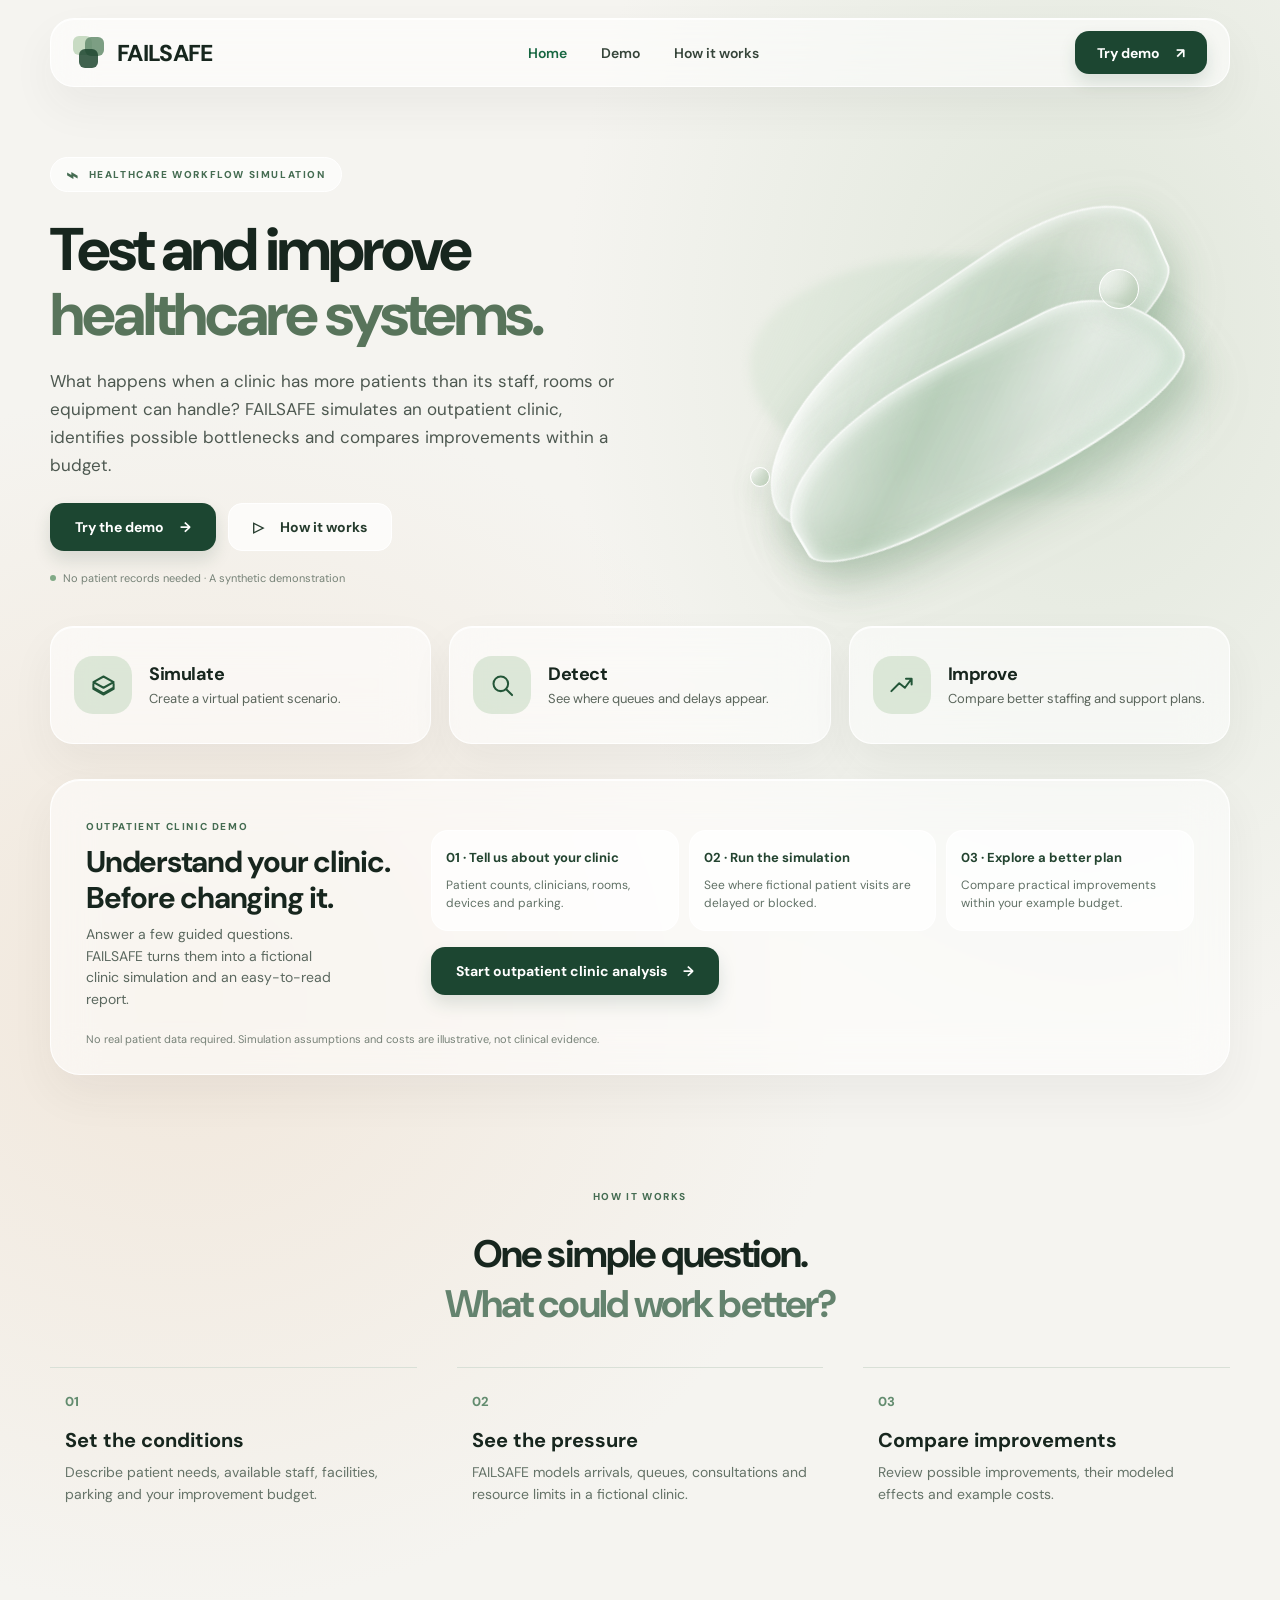
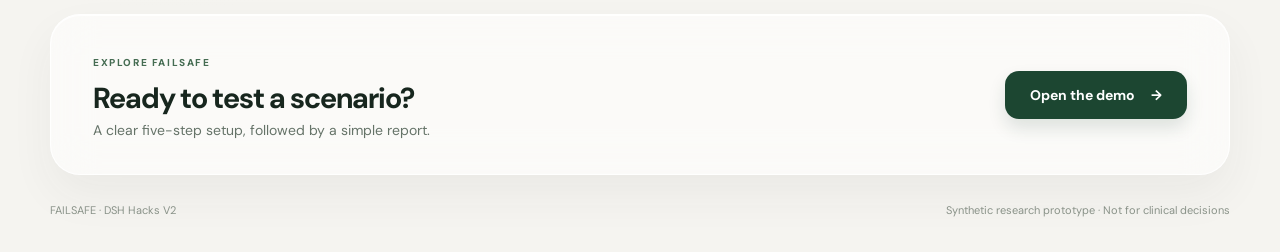
<file: FAILSAFE_v0.8_Deploy/index.html>
<!doctype html>
<html lang="en"><head><meta charset="utf-8"><meta name="viewport" content="width=device-width,initial-scale=1"><meta name="theme-color" content="#f4f4f0"><meta name="description" content="FAILSAFE is a synthetic healthcare workflow simulation that helps explore queues, staffing, and improvement scenarios."><title>FAILSAFE — Test and improve healthcare workflows</title><link rel="icon" href="assets/favicon.svg" type="image/svg+xml"><link rel="stylesheet" href="assets/styles.css"></head>
<body class="home-page"><a class="skip-link" href="#main">Skip to content</a><div class="ambient ambient-one"></div><div class="ambient ambient-two"></div>
<header class="site-header glass wrap"><a class="brand" href="index.html" aria-label="FAILSAFE home"><span class="brand-mark" aria-hidden="true"><i></i><i></i><i></i></span><span>FAILSAFE</span></a><nav aria-label="Main navigation"><a href="index.html" aria-current="page">Home</a><a href="outpatient.html">Demo</a><a href="#how">How it works</a></nav><a class="button button-dark nav-button" href="outpatient.html">Try demo <span aria-hidden="true">↗</span></a></header>
<main id="main">
<section class="hero wrap"><div class="hero-copy"><div class="eyebrow"><span class="mini-pulse">⌁</span> HEALTHCARE WORKFLOW SIMULATION</div><h1>Test and improve<br><span>healthcare systems.</span></h1><p class="hero-desc">What happens when a clinic has more patients than its staff, rooms or equipment can handle? FAILSAFE simulates an outpatient clinic, identifies possible bottlenecks and compares improvements within a budget.</p><div class="hero-actions"><a class="button button-dark" href="outpatient.html">Try the demo <span aria-hidden="true">→</span></a><a class="button button-light" href="#how"><span aria-hidden="true">▷</span> How it works</a></div><p class="hero-note"><span class="note-dot"></span> No patient records needed · A synthetic demonstration</p></div>
<div class="hero-art" aria-hidden="true"><div class="art-halo"></div><div class="glass-ribbon ribbon-back"></div><div class="glass-ribbon ribbon-front"></div><div class="float-orb orb-a"></div><div class="float-orb orb-b"></div></div></section>
<section class="features wrap" id="how" aria-label="What FAILSAFE does"><article class="feature glass"><div class="feature-icon"><svg viewBox="0 0 24 24" fill="none" stroke="currentColor" stroke-width="1.8" stroke-linejoin="round"><path d="m3 9 9-5 9 5-9 5-9-5Zm0 5 9 5 9-5M3 10v5l9 5 9-5v-5"/></svg></div><div><h2>Simulate</h2><p>Create a virtual patient scenario.</p></div></article><article class="feature glass"><div class="feature-icon"><svg viewBox="0 0 24 24" fill="none" stroke="currentColor" stroke-width="1.8" stroke-linecap="round"><circle cx="10.5" cy="10.5" r="6.5"/><path d="m15.5 15.5 5 5"/></svg></div><div><h2>Detect</h2><p>See where queues and delays appear.</p></div></article><article class="feature glass"><div class="feature-icon"><svg viewBox="0 0 24 24" fill="none" stroke="currentColor" stroke-width="1.8" stroke-linecap="round" stroke-linejoin="round"><path d="m3 17 7-7 5 4 6-8M16 6h5v5"/></svg></div><div><h2>Improve</h2><p>Compare better staffing and support plans.</p></div></article></section>
<section class="quick-demo glass wrap outpatient-intro" aria-labelledby="quick-title"><div class="demo-intro"><span class="section-kicker">OUTPATIENT CLINIC DEMO</span><h2 id="quick-title">Understand your clinic.<br>Before changing it.</h2><p>Answer a few guided questions. FAILSAFE turns them into a fictional clinic simulation and an easy-to-read report.</p></div><div class="demo-entry"><div class="demo-entry-grid"><div><strong>01 · Tell us about your clinic</strong><span>Patient counts, clinicians, rooms, devices and parking.</span></div><div><strong>02 · Run the simulation</strong><span>See where fictional patient visits are delayed or blocked.</span></div><div><strong>03 · Explore a better plan</strong><span>Compare practical improvements within your example budget.</span></div></div><a class="button button-dark demo-start" href="outpatient.html">Start outpatient clinic analysis <span aria-hidden="true">→</span></a></div><p class="demo-disclaimer">No real patient data required. Simulation assumptions and costs are illustrative, not clinical evidence.</p></section>
<section class="explanation wrap"><div class="eyebrow">HOW IT WORKS</div><h2>One simple question.<br><span>What could work better?</span></h2><div class="how-grid"><article><span class="number">01</span><h3>Set the conditions</h3><p>Describe patient needs, available staff, facilities, parking and your improvement budget.</p></article><article><span class="number">02</span><h3>See the pressure</h3><p>FAILSAFE models arrivals, queues, consultations and resource limits in a fictional clinic.</p></article><article><span class="number">03</span><h3>Compare improvements</h3><p>Review possible improvements, their modeled effects and example costs.</p></article></div></section>
<section class="bottom-cta wrap glass"><div><span class="section-kicker">EXPLORE FAILSAFE</span><h2>Ready to test a scenario?</h2><p>A clear five-step setup, followed by a simple report.</p></div><a class="button button-dark" href="outpatient.html">Open the demo <span aria-hidden="true">→</span></a></section>
</main><footer class="wrap site-footer"><span>FAILSAFE · DSH Hacks V2</span><span>Synthetic research prototype · Not for clinical decisions</span></footer></body></html>
</file>
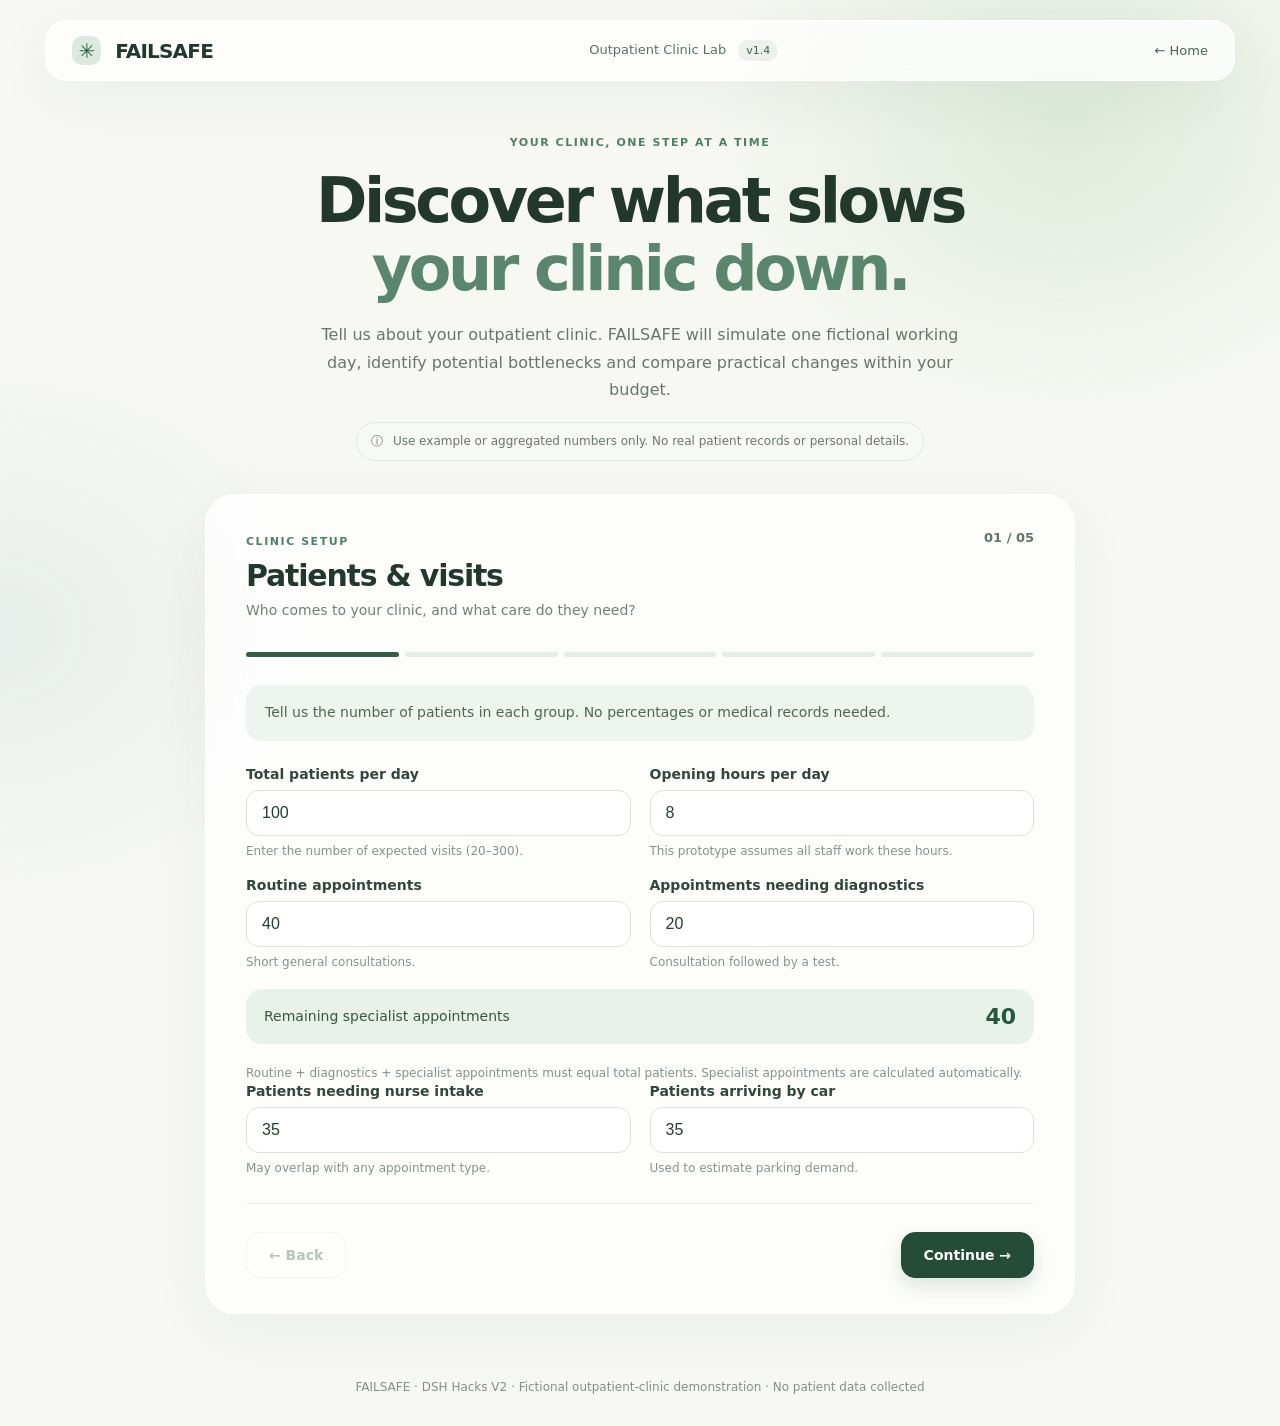
<file: FAILSAFE_v0.8_Deploy/outpatient.html>
<!doctype html><html lang="en"><head><meta charset="utf-8"><meta name="viewport" content="width=device-width,initial-scale=1"><meta name="theme-color" content="#f6f7f3"><title>FAILSAFE — Outpatient Clinic Lab</title><link rel="icon" href="assets/favicon.svg"><link rel="stylesheet" href="assets/outpatient.css?v=1.4-fix"></head><body>
<div class="orb orb-a"></div><div class="orb orb-b"></div>
<header class="top glass"><a class="brand" href="index.html"><span class="brand-icon">✳</span> FAILSAFE</a><span class="top-label">Outpatient Clinic Lab <span class="smallpill">v1.4</span></span><a class="back" href="index.html">← Home</a></header>
<main class="layout">
<section class="intro"><div class="eyebrow">YOUR CLINIC, ONE STEP AT A TIME</div><h1>Discover what slows<br><em>your clinic down.</em></h1><p>Tell us about your outpatient clinic. FAILSAFE will simulate one fictional working day, identify potential bottlenecks and compare practical changes within your budget.</p><div class="notice"><span>ⓘ</span> Use example or aggregated numbers only. No real patient records or personal details.</div></section>
<section class="wizard glass" aria-label="Clinic configuration"><div class="wizard-top"><div><span class="micro">CLINIC SETUP</span><h2 id="step-title">Patients & visits</h2><p id="step-sub">Who comes to your clinic, and what care do they need?</p></div><span id="step-count" class="count">01 / 05</span></div><div class="progress" id="progress"></div><form id="clinic-form" novalidate>
<div class="step" data-step="0"><div class="hint">Tell us the number of patients in each group. No percentages or medical records needed.</div><div class="fields two"><label>Total patients per day <input name="patients" type="number" min="20" max="300" value="100" required><small>Enter the number of expected visits (20–300).</small></label><label>Opening hours per day <input name="hours" type="number" min="4" max="12" value="8" required><small>This prototype assumes all staff work these hours.</small></label><label>Routine appointments <input name="routine_count" type="number" min="0" max="300" value="40" required><small>Short general consultations.</small></label><label>Appointments needing diagnostics <input name="diagnostic_count" type="number" min="0" max="300" value="20" required><small>Consultation followed by a test.</small></label></div><div class="inline-total"><span>Remaining specialist appointments</span><strong id="remaining-visits">40</strong></div><p class="fine">Routine + diagnostics + specialist appointments must equal total patients. Specialist appointments are calculated automatically.</p><div class="fields two"><label>Patients needing nurse intake <input name="nurse_count" type="number" min="0" max="300" value="35" required><small>May overlap with any appointment type.</small></label><label>Patients arriving by car <input name="car_count" type="number" min="0" max="300" value="35" required><small>Used to estimate parking demand.</small></label></div></div>
<div class="step" data-step="1" hidden><div class="hint">How many people are available during the modeled workday? Enter a number for each role.</div><div class="fields two"><label>General clinicians <input name="general_doctors" type="number" min="0" max="24" value="2" required></label><label>Specialist clinicians <input name="specialist_doctors" type="number" min="0" max="24" value="2" required></label><label>Nurses <input name="nurses" type="number" min="0" max="24" value="2" required></label><label>Reception staff <input name="receptionists" type="number" min="0" max="24" value="2" required></label><label>Diagnostic technicians <input name="technicians" type="number" min="0" max="24" value="1" required></label></div><p class="fine">For now, specialists are modeled as one resource pool. Individual specializations and shift rosters can be added in a later version.</p></div>
<div class="step" data-step="2" hidden><div class="hint">Enter the actual capacity of your clinic. Parking includes the maximum number of physical spaces.</div><div class="fields two"><label>Consultation rooms <input name="consult_rooms" type="number" min="0" max="30" value="4" required></label><label>Diagnostics rooms <input name="diagnostic_rooms" type="number" min="0" max="20" value="1" required></label><label>Diagnostic devices <input name="diagnostic_devices" type="number" min="0" max="20" value="1" required></label><label>Total parking spaces (maximum capacity) <input name="parking_spaces" type="number" min="0" max="1000" value="80" required><small>All physical parking places for this facility.</small></label><label>Spaces unavailable to these patients <input name="parking_reserved" type="number" min="0" max="1000" value="20" required><small>For example, spots used by staff throughout the day.</small></label></div><div class="inline-total"><span>Parking spaces available to your patients</span><strong id="parking-available">60</strong></div><p class="fine">A clinic with 80 total spaces and 20 unavailable spaces has 60 spaces for arriving patients. The simulation tracks when these become occupied and free again. Each diagnostic visit needs a technician, room and device at the same time.</p></div>
<div class="step" data-step="3" hidden><div class="hint">Set a hypothetical improvement budget. The optimizer will test affordable combinations of up to two changes.</div><div class="fields two"><label>Improvement budget (€) <input name="budget" type="number" min="0" max="5000" value="650" required><small>Enter an illustrative daily amount.</small></label></div><details class="assumptions"><summary>Advanced settings (optional) <span>⌄</span></summary><p>These settings are only needed for technical comparisons. You can leave them unchanged.</p><div class="fields"><label>Random seed <input name="seed" type="number" min="0" max="1000000" value="42"><small>Use the same number to repeat the same fictional scenario. Leave blank to use 42 automatically.</small></label></div></details><details class="assumptions"><summary>View or adjust hypothetical improvement costs <span>⌄</span></summary><p>These are example figures, not market prices. Change them to test different assumptions.</p><div class="costs" id="costs"></div></details></div>
<div class="step" data-step="4" hidden><div class="hint">Review your clinic settings. The analysis uses synthetic arrivals and illustrative service times, not actual hospital data.</div><div class="review" id="review"></div><div class="privacy"><strong>What FAILSAFE will do</strong><p>Simulate arrivals, reception, nurse intake, consultations, optional diagnostics and parking capacity using your counts. Test up to two affordable resource changes. Explain modeled constraints.</p></div></div>
<div class="form-error" id="error" role="alert" hidden></div><div class="nav"><button type="button" id="previous" class="ghost" disabled>← Back</button><button type="button" id="next" class="primary">Continue →</button><button type="submit" id="run" class="primary" hidden>Run clinic analysis ↗</button></div></form></section>
<section id="report" class="report glass" hidden aria-live="polite"><div class="report-head"><div><span class="micro">YOUR ANALYSIS</span><h2>Clinic performance report</h2><p>Results based on your example outpatient clinic configuration.</p></div><div class="report-actions"><button class="ghost" type="button" id="edit">Edit scenario</button><button class="primary download" type="button" id="download-pdf" disabled>↓ Download PDF</button></div></div><div class="metrics" id="metrics"></div>
<section class="comparison" aria-labelledby="compare-title"><div class="comparison-heading"><div><h3 id="compare-title">Before vs. after</h3><p>Visits completed before closing — the same synthetic scenario.</p></div><span class="comparison-gain" id="comparison-gain">—</span></div><div id="comparison-bars"></div><p class="comparison-footnote">Both bars use a 0–100% scale. These results are modeled, not real clinical outcomes.</p></section>
<div class="report-columns"><article class="subpanel"><h3>Potential bottlenecks</h3><div id="findings"></div></article><article class="subpanel"><h3>Suggested improvement</h3><div id="recommend"></div><div class="why-plan"><h4>Why this plan?</h4><div id="why-plan-details"></div></div></article></div><details class="assumptions"><summary>Assumptions & limitations <span>⌄</span></summary><ul id="limitations"></ul></details><div id="pdf-error" class="form-error" role="alert" hidden></div><div class="report-end"><button id="rerun" type="button" class="primary">Test another scenario →</button><span>Educational simulation only · Not clinical advice</span></div></section>
</main><footer>FAILSAFE · DSH Hacks V2 · Fictional outpatient-clinic demonstration · No patient data collected</footer><script>
'use strict';
const $=id=>document.getElementById(id);
const form=$('clinic-form');
const steps=[...document.querySelectorAll('.step')];
const names=['Patients & visits','Medical team','Rooms & equipment','Improvement budget','Review & analyze'];
const subtitles=['Who comes to your clinic, and what care do they need?','Who is available to help your patients?','What facilities and equipment can they use?','What resources can the clinic invest?','Confirm your settings before you start.'];
const priceLabels={receptionists:'Extra receptionist (1)',nurses:'Extra nurse (1)',general_doctors:'Extra general clinician (1)',specialist_doctors:'Extra specialist clinician (1)',technicians:'Extra diagnostics technician (1)',consult_rooms:'Extra consultation room (1)',diagnostic_rooms:'Extra diagnostics room (1)',diagnostic_devices:'Extra diagnostic device (1)',parking_spaces:'Extra parking spaces (5)'};
const prices={receptionists:120,nurses:180,general_doctors:260,specialist_doctors:340,technicians:170,consult_rooms:110,diagnostic_rooms:130,diagnostic_devices:95,parking_spaces:45};
let active=0;
for(const [k,v] of Object.entries(prices)){
 const label=document.createElement('label');label.textContent=priceLabels[k];
 const input=document.createElement('input');input.type='number';input.name='cost_'+k;input.min='0';input.max='3000';input.value=String(v);
 label.append(input);$('costs').append(label);
}
function asData(){const raw={};for(const el of form.querySelectorAll('input')){const n=el.name==='seed' && el.value.trim()==='' ? 42 : Number(el.value);if(!Number.isInteger(n))throw new Error('Enter whole numbers only.');if(el.name.startsWith('cost_')){(raw.unit_costs ||= {})[el.name.slice(5)]=n;}else raw[el.name]=n;}return raw;}
function validate(step){let els=[...steps[step].querySelectorAll('input')];for(const e of els){if(e.name==='seed'&&e.value.trim()==='')continue;if(!e.checkValidity()||e.value.trim()===''){return `Please check “${e.closest('label')?.firstChild.textContent.trim()||e.name}”.`;}}const d=asData();if(step===0){if(d.routine_count+d.diagnostic_count>d.patients)return 'Routine and diagnostics visits together cannot exceed the total number of patients.';if(d.nurse_count>d.patients||d.car_count>d.patients)return 'Additional patient needs cannot exceed the total number of patients.';}if(step===2 && d.parking_reserved>d.parking_spaces)return 'Spaces unavailable to patients cannot exceed total parking capacity.';return null;}
function review(){const d=asData();const groups=[['Patients per day',d.patients],['Routine / diagnostics / specialist',`${d.routine_count} / ${d.diagnostic_count} / ${d.patients-d.routine_count-d.diagnostic_count} visits`],['Nurse intake / arriving by car',`${d.nurse_count} / ${d.car_count} patients`],['Doctors (general / specialist)',`${d.general_doctors} / ${d.specialist_doctors}`],['Other staff (nurse / reception / technicians)',`${d.nurses} / ${d.receptionists} / ${d.technicians}`],['Rooms (consultation / diagnostics)',`${d.consult_rooms} / ${d.diagnostic_rooms}`],['Equipment / parking',`${d.diagnostic_devices} devices / ${d.parking_spaces} total spaces (${d.parking_spaces-d.parking_reserved} available)`],['Hours',`${d.hours} hours`],['Improvement budget',`€${d.budget.toLocaleString('en-GB')}`]];$('review').replaceChildren(...groups.map(([label,value])=>{const div=document.createElement('div'),sp=document.createElement('span'),b=document.createElement('strong');sp.textContent=label;b.textContent=value;div.append(sp,b);return div;}));}
function show(i){active=i;steps.forEach((el,j)=>el.hidden=j!==i);$('step-title').textContent=names[i];$('step-sub').textContent=subtitles[i];$('step-count').textContent=`0${i+1} / 05`;$('previous').disabled=i===0;$('next').hidden=i===4;$('run').hidden=i!==4;$('progress').replaceChildren(...names.map((_,j)=>{const bar=document.createElement('span');if(j<=i)bar.className='active';return bar;}));$('error').hidden=true;if(i===4)review();}
function updateSummaries(){
 const d={};for(const k of ['patients','routine_count','diagnostic_count','parking_spaces','parking_reserved'])d[k]=Number(form.elements[k]?.value||0);
 const remaining=d.patients-d.routine_count-d.diagnostic_count;
 const avail=d.parking_spaces-d.parking_reserved;
 $('remaining-visits').textContent=remaining>=0?String(remaining):'Check values';
 $('parking-available').textContent=avail>=0?String(avail):'Check values';
 $('remaining-visits').style.color=remaining<0?'#a33d33':'';
 $('parking-available').style.color=avail<0?'#a33d33':'';
}
form.addEventListener('input',updateSummaries);
$('previous').onclick=()=>show(active-1);
$('next').onclick=()=>{const error=validate(active);if(error){$('error').textContent=error;$('error').hidden=false;return;}show(active+1);};
function element(tag,cls,content){const n=document.createElement(tag);if(cls)n.className=cls;if(content!==undefined)n.textContent=String(content);return n;}
let lastReportConfig=null;
function addCompletedBar(label, completed, total, cls){
 const pct=total>0?Math.min(100,Math.max(0,(completed/total)*100)):0;
 const row=element('div','comparison-row');
 const header=element('div','comparison-row-label');
 header.append(element('span','',label),element('strong','',`${completed} / ${total} (${pct.toFixed(1)}%)`));
 const track=element('div','comparison-track');
 track.setAttribute('role','img');
 track.setAttribute('aria-label',`${label}: ${completed} of ${total} visits completed before closing`);
 const bar=element('div',`comparison-fill ${cls}`);
 bar.style.width=`${pct}%`;
 track.append(bar);row.append(header,track);return row;
}
function buildReport(r){
 const b=r.baseline,o=r.optimized;
 const items=[
  ['Visits completed before closing',`${b.completed_before_close} / ${b.patients}`,`${b.completed_percent}% in current plan`],
  ['Average total waiting time',b.average_wait_minutes===null?'—':`${b.average_wait_minutes} min`,'Per fully processed journey (modeled)'],
  ['Visits not completed on time',b.not_completed,'Includes blocked or late visits']
 ];
 $('metrics').replaceChildren(...items.map(row=>{
  const box=element('div','metric');
  box.append(element('span','',row[0]),element('strong','',row[1]),element('small','',row[2]));
  return box;
 }));
 $('comparison-bars').replaceChildren(
  addCompletedBar('Current clinic',b.completed_before_close,b.patients,'before'),
  addCompletedBar('With tested improvement',o.completed_before_close,o.patients,'after')
 );
 const gain=r.recommendation.added_completed;
 $('comparison-gain').textContent=`${gain>=0?'+':''}${gain} visits`;
 $('findings').replaceChildren(...r.findings.map(f=>{
  const div=element('div','finding');
  div.append(element('span','severity',f.level.toUpperCase()),element('strong','',f.title),element('p','',f.detail));
  return div;
 }));
 const rec=$('recommend');rec.replaceChildren();
 if(r.recommendation.actions.length){
  rec.append(element('p','rec-summary',`FAILSAFE compared ${r.combinations_tested} affordable options within the €${r.scenario.budget} illustrative budget.`));
  for(const a of r.recommendation.actions)rec.append(element('p','rec-item',a));
  rec.append(element('p','rec-title',`${gain>=0?'+':''}${gain} visits completed before closing in the model`));
  rec.append(element('p','rec-summary',`Estimated example cost: €${r.recommendation.estimated_cost_eur} · After the change: ${o.completed_before_close}/${o.patients} visits completed.`));
 }else{
  rec.append(element('p','rec-title','Keep the current plan in this scenario'));
  rec.append(element('p','rec-summary','No tested affordable change outperformed the current plan under these assumptions. This does not imply the real clinic needs no improvements.'));
 }
 const why=$('why-plan-details');why.replaceChildren();
 why.append(element('p','',r.recommendation.why_selected));
 const order=element('p','why-caption','The ranking prioritizes completed visits, then total waiting time, then hypothetical cost. A long queue is not automatically the first resource to expand.');
 why.append(order);
 const alt=r.recommendation.reception_alternative;
 if(alt){
  why.append(element('p','why-example',`For comparison, the best affordable option that adds reception staff completes ${alt.completed}/${b.patients} visits, versus ${o.completed_before_close}/${o.patients} with the selected plan. Both are model results.`));
 }
 $('limitations').replaceChildren(...r.assumptions.map(a=>element('li','',a)));
 $('pdf-error').hidden=true;
 $('download-pdf').disabled=!lastReportConfig;
 $('report').hidden=false;
 $('report').scrollIntoView({behavior:'smooth',block:'start'});
}
form.addEventListener('submit',async ev=>{ev.preventDefault();const err=validate(4);if(err){$('error').textContent=err;$('error').hidden=false;return;}const btn=$('run');btn.disabled=true;btn.textContent='Analyzing clinic…';$('error').hidden=true;try{const response=await fetch('/api/outpatient',{method:'POST',headers:{'Content-Type':'application/json'},body:JSON.stringify(asData())});const data=await response.json();if(!response.ok)throw new Error(data.error||'Could not run the analysis.');lastReportConfig=asData();buildReport(data);}catch(e){$('error').textContent=e.message+' Make sure FAILSAFE is running through the Python server, not from a file opened directly.';$('error').hidden=false;}finally{btn.disabled=false;btn.textContent='Run clinic analysis ↗';}});
$('edit').onclick=$('rerun').onclick=()=>{show(0);$('report').hidden=true;form.scrollIntoView({behavior:'smooth',block:'start'});};
show(0);updateSummaries();

$('download-pdf').addEventListener('click',async()=>{
 if(!lastReportConfig)return;
 const button=$('download-pdf'),error=$('pdf-error');
 const original=button.textContent;
 button.disabled=true;button.textContent='Creating PDF…';error.hidden=true;
 try{
  const response=await fetch('/api/outpatient/report',{
   method:'POST',headers:{'Content-Type':'application/json'},
   body:JSON.stringify(lastReportConfig)
  });
  if(!response.ok){
   let message='Could not create PDF.';
   try{message=(await response.json()).error||message;}catch(_ignored){}
   throw new Error(message);
  }
  const blob=await response.blob();
  if(!blob.size || !blob.type.includes('pdf'))throw new Error('Server did not return a PDF.');
  const url=URL.createObjectURL(blob);
  const link=document.createElement('a');
  link.href=url;link.download='FAILSAFE-Clinic-Report.pdf';
  document.body.appendChild(link);link.click();link.remove();
  setTimeout(()=>URL.revokeObjectURL(url),2000);
 }catch(e){
  error.textContent=e.message;error.hidden=false;
 }finally{
  button.disabled=false;button.textContent=original;
 }
});

</script></body></html>
</file>
<file: FAILSAFE_v0.8_Deploy/assets/styles.css>
@import url('https://fonts.googleapis.com/css2?family=DM+Sans:wght@400;500;600;700;800&display=swap');
:root{--ink:#17261e;--sub:#58665e;--green:#204e37;--line:rgba(255,255,255,.86);--bg:#f5f4f0;--edge:#dfe4dd;--mist:#e7ece5;--orange:#d5804f;--glass:rgba(255,255,255,.55)}*{box-sizing:border-box}html{scroll-behavior:smooth;overflow-x:clip}body{margin:0;min-height:100vh;background:radial-gradient(ellipse at 85% 18%,#e0e7db 0%,transparent 34%),radial-gradient(ellipse at 14% 54%,#f1e7db 0%,transparent 43%),#f5f4f0;color:var(--ink);font-family:'DM Sans',Inter,Arial,sans-serif;-webkit-font-smoothing:antialiased;overflow-x:hidden}a{color:inherit;text-decoration:none}button,input{font:inherit}button{cursor:pointer}.wrap{width:min(1320px,calc(100% - 100px));margin-left:auto;margin-right:auto}.glass{background:var(--glass);border:1px solid var(--line);box-shadow:0 20px 45px rgba(48,63,47,.055),inset 0 1px 0 rgba(255,255,255,.84);backdrop-filter:blur(22px);-webkit-backdrop-filter:blur(22px)}.skip-link{position:absolute;top:-100px;left:15px;background:#fff;z-index:50;padding:12px}.skip-link:focus{top:10px}.ambient{display:none}.ambient-one{top:390px;right:-160px;width:650px;height:500px;border-radius:50%;background:radial-gradient(circle,#cbdcc980,transparent 68%)}.ambient-two{top:590px;left:-230px;width:500px;height:340px;border-radius:50%;background:radial-gradient(circle,#f1ddc663,transparent 70%)}
.site-header{margin-top:18px;padding:12px 22px;display:flex;align-items:center;justify-content:space-between;gap:24px;border-radius:24px;position:relative;z-index:5}.brand{display:inline-flex;align-items:center;gap:12px;font-size:23px;font-weight:800;letter-spacing:-.7px}.brand-mark{width:32px;height:33px;position:relative;display:inline-block;flex:none}.brand-mark i{position:absolute;display:block;width:19px;height:19px;border-radius:6px;opacity:.85}.brand-mark i:nth-child(1){background:#bed5ba;left:0;top:0}.brand-mark i:nth-child(2){background:#658d6e;left:12px;top:1px}.brand-mark i:nth-child(3){background:#1e4730;left:6px;top:13px}.site-header nav{display:flex;gap:34px;align-items:center;font-size:14px;font-weight:600;color:#354439}.site-header nav a:hover,.site-header nav a[aria-current=page]{color:#166641}.button{min-height:48px;padding:12px 24px;border-radius:14px;display:inline-flex;align-items:center;justify-content:center;gap:16px;font-size:14px;font-weight:700;border:1px solid transparent;transition:transform .18s,background .18s,box-shadow .18s;white-space:nowrap}.button:hover{transform:translateY(-2px)}.button:focus-visible,.site-header a:focus-visible,input:focus-visible,summary:focus-visible,.advanced-link:focus-visible{outline:3px solid #80b394;outline-offset:3px}.button-dark{background:#1c4631;color:#fff;box-shadow:0 9px 17px rgba(22,58,37,.13)}.button-dark:hover{background:#153b27}.button-light{background:rgba(255,255,255,.69);border-color:#fff;color:#253b2d}.nav-button{min-height:43px;padding:10px 21px}
.hero{min-height:415px;position:relative;display:grid;grid-template-columns:1.12fr .88fr;gap:32px;align-items:center;padding-top:70px;padding-bottom:30px}.hero-copy{position:relative;z-index:2}.eyebrow,.section-kicker{letter-spacing:1.6px;font-size:10px;font-weight:800;color:#456c52}.eyebrow{display:inline-flex;align-items:center;gap:9px;padding:10px 15px;background:rgba(255,255,255,.59);border:1px solid #fff;border-radius:40px}.mini-pulse{font-size:20px;line-height:10px}.hero h1{font-size:clamp(40px,4.7vw,69px);line-height:1.08;letter-spacing:-3px;font-weight:800;margin:26px 0 19px}.hero h1 span{color:#58745b}.hero-desc{color:#4d5850;line-height:1.65;font-size:17px;max-width:570px;margin:0}.hero-actions{display:flex;gap:12px;flex-wrap:wrap;margin:24px 0 20px}.hero-note{font-size:11px;color:#768277;display:flex;align-items:center;gap:7px}.note-dot{width:6px;height:6px;border-radius:50%;background:#81aa87}.hero-art{min-height:335px;position:relative;isolation:isolate}.art-halo{position:absolute;inset:14% 5%;border-radius:56% 44% 32% 68%;background:linear-gradient(116deg,#e2eaddbb,#a5c5ac55 50%,#ffffff22);filter:blur(5px)}.glass-ribbon{position:absolute;border:2px solid rgba(255,255,255,.8);background:linear-gradient(145deg,rgba(255,255,255,.71),rgba(185,213,191,.2) 43%,rgba(77,126,92,.08) 61%,rgba(255,255,255,.62));box-shadow:inset 2px 3px 15px #ffffffcc,inset -13px -8px 19px #90ba9544,0 26px 38px #5b8c6540;backdrop-filter:blur(13px);transform:rotate(-24deg);filter:drop-shadow(0 10px 20px #7e9d8140)}.ribbon-back{height:158px;width:92%;top:23%;left:1%;border-radius:55% 45% 57% 43%/78% 60% 40% 55%;transform:rotate(-34deg) skew(-10deg)}.ribbon-front{height:144px;width:85%;top:43%;left:8%;border-radius:62% 30% 60% 37%/75% 85% 42% 30%;transform:rotate(-27deg) skew(4deg);background:linear-gradient(145deg,#f6f9f5a8,#b3ccb68a 36%,#ffffff76 67%,#e0ece3)}.float-orb{border-radius:50%;background:linear-gradient(120deg,#ffffffbb,#bdcfb8b0);border:1px solid #fff;box-shadow:inset -7px -10px 11px #65946a25,0 12px 25px #6d977322;position:absolute}.orb-a{width:40px;height:40px;right:18%;top:18%}.orb-b{width:20px;height:20px;left:5%;bottom:17%}
.features{display:grid;grid-template-columns:repeat(3,1fr);gap:18px}.feature{border-radius:23px;padding:21px 23px;display:flex;gap:17px;align-items:center;min-height:118px}.feature-icon{width:58px;height:58px;background:rgba(202,219,198,.62);border-radius:19px;display:grid;place-items:center;flex:none;color:#235638}.feature-icon svg{width:27px;height:27px}.feature h2{font-size:18px;letter-spacing:-.5px;margin:0 0 4px}.feature p{font-size:13px;color:#5a655b;line-height:1.45;margin:0}.quick-demo{border-radius:30px;padding:34px 35px 28px;margin-top:35px;display:grid;grid-template-columns:minmax(230px,310px) 1fr;gap:28px 35px;align-items:center}.demo-intro h2{font-size:30px;letter-spacing:-1.25px;margin:9px 0}.demo-intro p{color:#5b685f;font-size:14px;line-height:1.55;margin:0;max-width:255px}.quick-form{display:grid;grid-template-columns:repeat(3,minmax(100px,1fr)) auto;gap:12px;align-items:stretch}.mini-input{display:flex;flex-direction:column;gap:7px;min-width:0;background:#ffffffa8;border:1px solid #fff;padding:12px 16px;border-radius:17px}.mini-input>span{font-size:12px;font-weight:700;color:#516356}.mini-input small{font-size:10px;color:#7a8b7d;font-weight:500}.mini-input input{background:transparent;border:0;outline:0;font-weight:800;color:#202d23;font-size:22px;min-width:0;width:100%}.mini-input:focus-within{outline:2px solid #8bb296}.run-button{align-self:center;min-height:70px}.demo-disclaimer{grid-column:2;margin:-12px 0 0;color:#778278;font-size:11px}.explanation{text-align:center;margin-top:105px;margin-bottom:87px}.explanation .eyebrow{background:transparent;border:0}.explanation h2{font-size:clamp(33px,3vw,48px);letter-spacing:-1.9px;margin:16px 0 38px}.explanation h2 span{color:#64836e}.how-grid{display:grid;grid-template-columns:repeat(3,1fr);gap:40px;text-align:left}.how-grid article{padding:22px 15px;border-top:1px solid #d9e0d7}.number{font-size:13px;color:#638c6f;font-weight:800}.how-grid h3{font-size:20px;margin:16px 0 8px}.how-grid p{margin:0;color:#657368;line-height:1.6;font-size:14px}.bottom-cta{border-radius:30px;padding:35px 42px;display:flex;justify-content:space-between;align-items:center;gap:30px}.bottom-cta h2{font-size:29px;letter-spacing:-1px;margin:8px 0 4px}.bottom-cta p{font-size:14px;color:#657368;margin:0}.site-footer{padding-top:28px;padding-bottom:35px;display:flex;justify-content:space-between;gap:15px;color:#8b948a;font-size:11px}
.lab-main{max-width:1050px}.lab-heading{text-align:center;padding-top:64px}.lab-heading h1{font-size:clamp(34px,4.6vw,56px);letter-spacing:-2.5px;margin:16px 0 12px}.lab-heading p{font-size:15px;color:#617067;line-height:1.6;margin:0 auto;max-width:580px}.steps-guide{display:flex;justify-content:center;gap:38px;margin:35px 0}.steps-guide span{font-size:13px;font-weight:700;color:#4c6052;display:flex;align-items:center;gap:9px}.steps-guide b{display:grid;place-items:center;border-radius:50%;height:25px;width:25px;background:#e0eadd;color:#2f6242}.lab-setup,.result-panel,.improve-panel{border-radius:27px;padding:32px;margin:21px 0}.panel-heading{display:flex;justify-content:space-between;align-items:flex-start;gap:25px;margin-bottom:26px}.panel-heading h2{font-size:27px;letter-spacing:-.9px;margin:8px 0 7px}.panel-heading p{font-size:14px;color:#657268;margin:0;line-height:1.5}.panel-step{font-weight:800;letter-spacing:.3px;font-size:11px;color:#8a998a}.scenario-grid{display:grid;grid-template-columns:repeat(3,minmax(120px,1fr));gap:12px}.form-field{padding:16px 17px;background:#fff9;border:1px solid #fff;border-radius:15px;display:flex;flex-direction:column;gap:7px}.form-field span{font-size:13px;font-weight:700}.form-field input{font-size:26px;font-weight:800;border:0;outline:0;width:100%;background:transparent;color:#1e3d2b}.form-field small{font-size:11px;color:#7e8b80}.form-submit{grid-column:1/-1;width:100%;min-height:53px;margin-top:3px}.setup-details{margin-top:17px;font-size:12px;color:#5c695d}.setup-details summary,.result-details summary{cursor:pointer;font-weight:700}.setup-details p,.result-details p{line-height:1.6}.live-status{font-size:12px;color:#667869;margin-top:14px}.live-status.error{color:#9c4a3d}.result-grid{display:grid;grid-template-columns:repeat(3,minmax(0,1fr));gap:14px}.metric{padding:20px;background:#fff9;border:1px solid white;border-radius:17px;display:flex;flex-direction:column;gap:9px}.metric span{font-size:12px;color:#617068;line-height:1.45}.metric strong{font-size:clamp(27px,3.5vw,37px);letter-spacing:-1.3px;color:#243c2b}.metric small{font-size:11px;color:#819084;line-height:1.4}.green-metric{background:#e9f0e7b9}.flow-chart{padding:22px;margin-top:17px;background:#fff7;border-radius:17px}.flow-title{display:flex;justify-content:space-between;gap:16px;align-items:center;margin-bottom:23px;font-size:14px;font-weight:700}.quiet-label{font-size:11px;color:#829085;font-weight:400}.bar-row{display:grid;grid-template-columns:60px 1fr 64px;gap:15px;align-items:center;margin:15px 0;font-size:12px;color:#5f7061}.bar-row>span:last-child{text-align:right;color:#2e4235;font-weight:700}.bar-track{height:12px;background:#e8efe8;border-radius:99px;overflow:hidden}.bar-fill{height:100%;border-radius:99px;transition:width .65s}.before-bar{background:#bda689}.after-bar{background:#648d6c}.plain-summary{margin:20px 0 0;padding:15px 17px;border-radius:15px;background:#eaf0e8;font-size:13px;color:#43584a;line-height:1.7}.recommendation{background:#eaf1e9bf;border:1px solid #ffffffb8;border-radius:20px;padding:24px;display:flex;gap:17px}.rec-icon{height:43px;width:43px;flex:none;border-radius:15px;background:#d4e5d3;display:grid;place-items:center;color:#1f6341;font-size:24px}.rec-kicker{font-size:10px;color:#647e68;font-weight:800;letter-spacing:1.2px}.recommendation h3{font-size:22px;margin:8px 0;letter-spacing:-.4px}.recommendation p{color:#5d6c61;font-size:13px;line-height:1.55;margin:0}.rec-footer{display:flex;justify-content:space-between;gap:20px;padding:19px 3px;color:#667669;font-size:12px;border-bottom:1px solid #e0e6e0}.result-details{padding:18px 3px 0;color:#59695e;font-size:12px}.advanced-link{display:inline-block;margin-top:23px;font-size:13px;font-weight:800;color:#24513a}.lab-footer-note{margin:29px 0 60px;font-size:12px;color:#6c786e;line-height:1.6;text-align:center}
[hidden]{display:none!important}@media(max-width:1100px){.quick-demo{grid-template-columns:1fr}.demo-disclaimer{grid-column:1;margin:0}.quick-form{grid-template-columns:repeat(3,1fr)}.run-button{grid-column:1/-1;min-height:52px}.hero{grid-template-columns:1fr 0.7fr}.hero-art{min-height:280px}}@media(max-width:750px){.wrap{width:min(100% - 32px,600px)}.site-header{padding:12px 15px;border-radius:19px}.brand{font-size:18px}.brand-mark{transform:scale(.85);margin-right:-4px}.site-header nav{gap:15px;font-size:12px}.site-header nav a:last-child{display:none}.nav-button{padding:8px 12px;min-height:37px;font-size:12px}.hero{display:block;padding-top:58px;min-height:auto;padding-bottom:25px}.hero h1{letter-spacing:-1.8px;font-size:clamp(34px,8.4vw,53px)}.hero-desc{font-size:15px}.hero-art{height:170px;min-height:0;margin:-5px -20px 0}.ribbon-back{top:17%;height:115px}.ribbon-front{top:35%;height:115px}.features{grid-template-columns:1fr;gap:11px}.feature{min-height:84px;padding:13px 16px;border-radius:17px}.feature-icon{height:47px;width:47px;border-radius:15px}.feature h2{font-size:16px}.feature p{font-size:12px}.quick-demo{padding:23px 18px;border-radius:23px;gap:21px}.demo-intro h2{font-size:26px}.quick-form{grid-template-columns:repeat(3,minmax(0,1fr));gap:7px}.mini-input{padding:10px;border-radius:12px}.mini-input span{font-size:10px}.mini-input input{font-size:19px}.explanation{margin-top:70px;margin-bottom:50px}.explanation h2{font-size:32px}.how-grid{grid-template-columns:1fr;gap:12px}.how-grid article{padding:16px 4px}.how-grid h3{margin:9px 0}.bottom-cta{padding:24px;align-items:flex-start;flex-direction:column}.site-footer{flex-direction:column;gap:6px}.lab-heading{padding-top:45px}.lab-heading h1{font-size:36px;letter-spacing:-1.3px}.steps-guide{gap:10px;justify-content:space-between;margin:26px 0}.steps-guide span{font-size:10px;gap:5px}.steps-guide b{width:21px;height:21px}.lab-setup,.result-panel,.improve-panel{padding:20px 15px;border-radius:22px}.panel-heading h2{font-size:23px}.scenario-grid{grid-template-columns:1fr 1fr}.scenario-grid .form-field:nth-child(3){grid-column:1/-1}.result-grid{grid-template-columns:1fr}.metric{padding:16px}.metric strong{font-size:30px}.flow-chart{padding:16px}.flow-title{align-items:flex-start;flex-direction:column;gap:5px}.bar-row{grid-template-columns:46px 1fr 55px;gap:7px}.rec-footer{flex-direction:column;gap:8px}.recommendation{padding:17px}.recommendation h3{font-size:20px}}@media(prefers-reduced-motion:reduce){*,*:before,*:after{scroll-behavior:auto!important;transition:none!important}}

/* v1.2: calm outpatient demo introduction; no obsolete credit form */
.outpatient-intro{grid-template-columns:minmax(240px,310px) 1fr}.outpatient-intro .demo-intro h2{line-height:1.18}.demo-entry{display:flex;flex-direction:column;gap:16px}.demo-entry-grid{display:grid;grid-template-columns:repeat(3,minmax(0,1fr));gap:10px}.demo-entry-grid>div{border:1px solid rgba(255,255,255,.92);border-radius:17px;background:rgba(255,255,255,.72);padding:17px 14px;display:flex;flex-direction:column;gap:8px}.demo-entry-grid strong{font-size:13px;line-height:1.5;color:#234430}.demo-entry-grid span{font-size:12px;color:#617166;line-height:1.55}.demo-start{align-self:flex-start}.outpatient-intro .demo-disclaimer{grid-column:1/-1;margin:-7px 0 0}
@media(max-width:900px){.outpatient-intro{grid-template-columns:1fr}}
@media(max-width:620px){.demo-entry-grid{grid-template-columns:1fr}.demo-entry-grid>div{padding:12px 14px}.demo-start{align-self:stretch;text-align:center}}
</file>
<file: FAILSAFE_v0.8_Deploy/assets/outpatient.css>
:root{font-family:Inter,ui-sans-serif,system-ui,-apple-system,Segoe UI,sans-serif;color:#22382d;background:#f7f8f4;font-synthesis:none}*{box-sizing:border-box}body{margin:0;min-height:100vh;position:relative;overflow-x:hidden}a{color:inherit;text-decoration:none}.orb{position:fixed;z-index:-1;filter:blur(14px);border-radius:45%;pointer-events:none}.orb-a{width:690px;height:580px;background:radial-gradient(ellipse,#dfebdb 4%,#f7f8f400 72%);top:-170px;right:-130px}.orb-b{width:670px;height:540px;background:radial-gradient(ellipse,#e8eeeb 2%,#f7f8f400 70%);left:-340px;bottom:0}.glass{background:rgba(255,255,255,.73);border:1px solid rgba(255,255,255,.98);box-shadow:0 16px 65px rgba(26,56,43,.055),inset 0 1px rgba(255,255,255,.8);backdrop-filter:blur(20px);-webkit-backdrop-filter:blur(20px)}.top{max-width:1190px;margin:20px auto 0;padding:15px 26px;border-radius:22px;display:flex;align-items:center;justify-content:space-between;gap:10px}.brand{font-size:20px;font-weight:800;letter-spacing:-.04em}.brand-icon{display:inline-grid;place-items:center;width:29px;height:29px;margin-right:8px;border-radius:10px;background:#dce9de;color:#2c6346}.top-label{font-size:13px;color:#5c7064}.smallpill{display:inline-block;padding:4px 8px;margin-left:8px;border-radius:20px;background:#ecf2eb;color:#3e6550;font-size:11px}.back{font-size:13px;color:#496454}.layout{max-width:1100px;margin:0 auto;padding:55px 20px 66px}.intro{text-align:center;max-width:750px;margin:0 auto 33px}.eyebrow,.micro{font-size:11px;letter-spacing:.14em;font-weight:800;color:#508068}.intro h1{font-size:clamp(35px,5vw,62px);line-height:1.1;letter-spacing:-.055em;margin:18px 0}.intro h1 em{font-style:normal;color:#59866c}.intro>p{color:#67766c;font-size:16px;line-height:1.7;max-width:640px;margin:0 auto 19px}.notice{display:inline-flex;align-items:center;gap:10px;border:1px solid #dfe8dc;background:#f6f9f4;border-radius:99px;padding:10px 14px;color:#69766e;font-size:12px}.wizard,.report{border-radius:30px;padding:35px 40px;max-width:870px;margin:0 auto}.wizard-top,.report-head{display:flex;align-items:flex-start;justify-content:space-between;gap:20px}.wizard h2,.report h2{font-size:30px;letter-spacing:-.04em;margin:9px 0}.wizard-top p,.report-head p{color:#708075;font-size:14px;margin:0 0 12px}.count{color:#60766a;font-size:13px;font-weight:700;white-space:nowrap}.progress{display:flex;gap:6px;margin:22px 0 28px}.progress span{height:5px;flex:1;border-radius:20px;background:#e5ede6}.progress span.active{background:#355d46}.hint{border-radius:15px;padding:17px 19px;background:#eef4ee;color:#4d6656;font-size:14px;line-height:1.55;margin-bottom:25px}.fields{display:grid;gap:19px}.fields.two{grid-template-columns:1fr 1fr}.fields label,.costs label{display:flex;flex-direction:column;gap:8px;color:#31473b;font-weight:650;font-size:14px}.fields input,.costs input{width:100%;border:1px solid #d9e3d9;background:rgba(255,255,255,.75);border-radius:13px;padding:13px 15px;outline:none;font-size:16px;color:#233e2e;transition:.16s}.fields input:focus,.costs input:focus{border-color:#67977d;box-shadow:0 0 0 3px #a0c7aa50}.fields small{color:#85938a;font-weight:400;font-size:12px}.fine{color:#819188;font-size:12px;line-height:1.6;margin:20px 0 0}.nav{display:flex;justify-content:space-between;gap:10px;align-items:center;padding-top:28px;margin-top:28px;border-top:1px solid #e8eee8}button{font:inherit;cursor:pointer;transition:transform .15s,box-shadow .15s}button:hover:not(:disabled){transform:translateY(-1px)}button:disabled{cursor:default;opacity:.35}.primary,.ghost{border-radius:14px;padding:14px 22px;font-size:14px;font-weight:700}.primary{color:#fff;background:#244c36;border:1px solid #244c36;box-shadow:0 8px 19px #1d4a3225}.ghost{color:#395846;background:#ffffffa1;border:1px solid #dfe7de}.assumptions{border:1px solid #e0e8df;background:#f9fbf8;border-radius:16px;margin-top:22px;padding:17px 20px}.assumptions summary{cursor:pointer;font-size:14px;font-weight:700;display:flex;justify-content:space-between}.assumptions p{font-size:13px;color:#728176}.costs{display:grid;grid-template-columns:1fr 1fr;gap:13px;margin:18px 0 0}.costs label{font-size:12px}.costs input{padding:10px;font-size:14px}.review{display:grid;grid-template-columns:repeat(2,minmax(0,1fr));gap:10px}.review div{background:#f1f6ef;padding:15px;border-radius:13px}.review span{display:block;color:#78877d;font-size:12px;margin-bottom:5px}.review strong{font-size:18px}.privacy{padding:19px;background:#ecf4ee;border-radius:15px;margin-top:22px;color:#355843}.privacy p{margin:6px 0 0;font-size:13px;line-height:1.55}.form-error{margin-top:18px;padding:13px;color:#984b37;background:#fff0eb;border-radius:12px;font-size:13px}.report{margin-top:24px}.metrics{display:grid;grid-template-columns:repeat(3,minmax(0,1fr));gap:13px;margin:25px 0}.metric{border:1px solid #e4eae2;background:#f5f8f3;border-radius:15px;padding:20px}.metric span{display:block;color:#728175;font-size:12px;margin-bottom:12px}.metric strong{font-size:25px;letter-spacing:-.04em}.metric small{display:block;color:#7f8e81;margin-top:6px;font-size:11px}.report-columns{display:grid;grid-template-columns:1fr 1fr;gap:16px}.subpanel{background:#f7f9f5;border:1px solid #e4ece3;border-radius:18px;padding:23px}.subpanel h3{margin:0 0 17px;font-size:18px}.finding{border-bottom:1px solid #e2e8e1;padding:13px 0}.finding:last-child{border-bottom:0}.finding strong{display:block;font-size:14px}.finding p{font-size:13px;color:#718076;line-height:1.5;margin:7px 0 0}.severity{display:inline-block;border-radius:99px;padding:4px 8px;font-size:10px;color:#955b31;background:#fff0df;margin-bottom:9px}.rec-title{font-weight:800;font-size:17px;line-height:1.4;margin:14px 0}.rec-item{margin:9px 0;padding-left:15px;position:relative;font-size:14px}.rec-item:before{content:'✓';position:absolute;left:0;color:#4f8560}.rec-summary{color:#67796a;font-size:13px;line-height:1.5}.report-end{display:flex;justify-content:space-between;align-items:center;gap:13px;margin-top:20px}.report-end span,footer{color:#839086;font-size:12px}#limitations{padding-left:20px;color:#697a6b;font-size:13px;line-height:1.7}footer{text-align:center;padding:0 15px 32px}@media(max-width:720px){.top{margin:10px;border-radius:18px;padding:12px 16px}.top-label{display:none}.layout{padding:38px 15px 45px}.wizard,.report{padding:23px 20px;border-radius:23px}.fields.two,.report-columns,.costs,.review{grid-template-columns:1fr}.metrics{grid-template-columns:1fr 1fr}.intro p{font-size:14px}.intro h1{font-size:38px}.wizard h2,.report h2{font-size:25px}.notice{border-radius:13px;line-height:1.4}.report-end{align-items:flex-start;flex-direction:column}}@media(prefers-reduced-motion:reduce){button,.fields input{transition:none}}

.inline-total{display:flex;justify-content:space-between;align-items:center;gap:20px;padding:15px 18px;border-radius:16px;background:rgba(224,238,226,.72);margin:20px 0 12px;color:#355744;font-size:14px}
.inline-total strong{font-size:22px;color:#24583d}
@media(max-width:560px){.inline-total{font-size:12px;padding:12px 14px}.inline-total strong{font-size:18px}}
</file>
